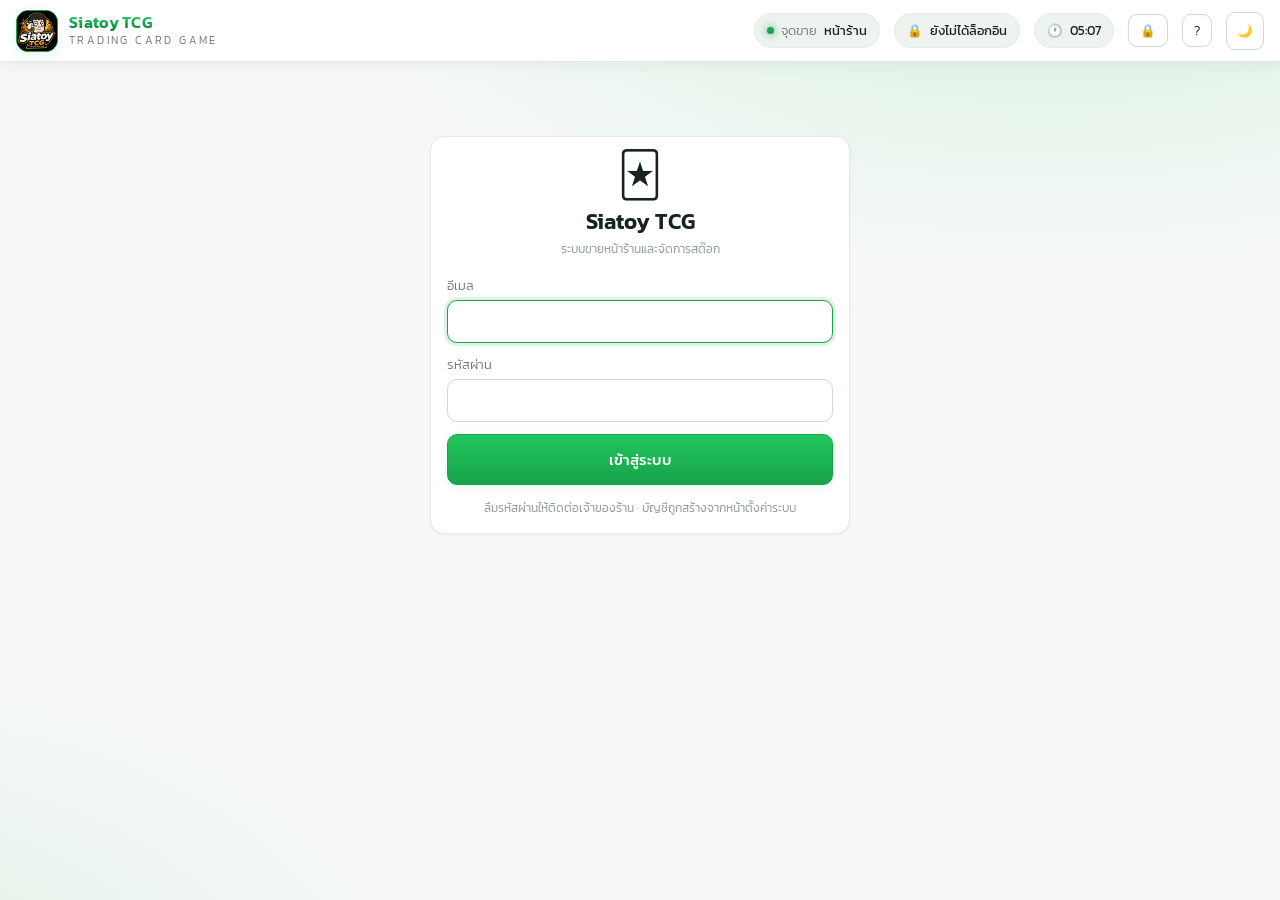
<file: index.html>
<!DOCTYPE html>
<html lang="th">
<head>
<meta charset="UTF-8">
<meta name="viewport" content="width=device-width, initial-scale=1.0, maximum-scale=1.0, user-scalable=no">
<meta name="theme-color" content="#111111">
<title>Siatoy TCG · ระบบขายหน้าร้าน</title>
<link rel="manifest" href="manifest.webmanifest">
<link rel="apple-touch-icon" href="public/logo.jpg">
<link rel="icon" href="public/logo.jpg">
<link rel="stylesheet" href="public/fonts.css">
<link rel="stylesheet" href="src/styles.css">
</head>
<body class="role-owner">

<div id="app">
  <div class="topbar">
    <button class="btn sm hamb" id="hambBtn">☰</button>
    <div class="brand">
      <div class="brand-logo" id="brandLogo">
        <img src="public/logo.jpg" alt="Siatoy TCG" onload="this.parentNode.classList.add('has-img')">
        <span class="logo-fallback" style="font-size:19px">🃏</span>
      </div>
      <div class="brand-name">
        <b class="gold-text">Siatoy TCG</b>
        <span>TRADING CARD GAME</span>
      </div>
    </div>
    <div class="topbar-spacer"></div>
    <div class="top-chip" id="locChip"><span class="dot"></span> สาขา <b>—</b></div>
    <div class="top-chip" id="syncChip" title="สถานะการส่งบิลขึ้นเซิร์ฟเวอร์">⏳ <b>—</b></div>
    <div class="top-chip" id="clock">--:--</div>
    <button class="btn sm" id="lockBtn" title="ล็อกหน้าจอ">🔒</button>
    <button class="btn sm" id="helpBtn" title="คู่มือการใช้งาน">?</button>
    <button class="btn sm theme-btn" id="themeBtn" title="สลับโหมดกลางวัน / กลางคืน">🌙</button>
    <div class="role-switch" id="roleSwitch">
      <button data-role="admin">👤 พนักงาน</button>
      <button data-role="sup">🛡️ หัวหน้า</button>
      <button data-role="owner" class="on">👑 เจ้าของ</button>
    </div>
  </div>

  <div class="body-wrap">
    <div class="sidebar" id="sidebar">
      <div class="nav-group">ขายหน้าร้าน</div>
      <a class="nav-item" href="#/pos"     data-page="pos"><span class="nav-ico">🛒</span> ขายสินค้า (POS)</a>
      <a class="nav-item" href="#/bills"   data-page="bills"><span class="nav-ico">🧾</span> บิลขาย / ยกเลิก</a>

      <div class="nav-group">คลังสินค้า</div>
      <a class="nav-item" href="#/scan"    data-page="scan"><span class="nav-ico">📥</span> รับเข้า / ตัดออก</a>
      <a class="nav-item" href="#/stock"   data-page="stock"><span class="nav-ico">📦</span> สินค้า &amp; สต๊อก</a>
      <a class="nav-item" href="#/import"  data-page="import"><span class="nav-ico">📄</span> นำเข้าข้อมูลสินค้า</a>
      <a class="nav-item" href="#/labels"  data-page="labels"><span class="nav-ico">🏷️</span> สร้าง &amp; พิมพ์บาร์โค้ด</a>
      <a class="nav-item" href="#/sets"    data-page="sets"><span class="nav-ico">🎴</span> บล็อกเซต &amp; ราคา</a>
      <a class="nav-item" href="#/vendors" data-page="vendors"><span class="nav-ico">🤝</span> ผู้ฝากขาย</a>
      <a class="nav-item" href="#/event"   data-page="event"><span class="nav-ico">🎪</span> สต๊อกออกงาน</a>

      <div class="nav-group">การเงิน</div>
      <a class="nav-item" href="#/recon"   data-page="recon"><span class="nav-ico">🏦</span> กระทบยอดธนาคาร</a>
      <a class="nav-item" href="#/members" data-page="members"><span class="nav-ico">💳</span> สมาชิก &amp; แต้ม</a>

      <div class="nav-group">หลังบ้าน</div>
      <a class="nav-item" href="#/report"   data-page="report"><span class="nav-ico">📊</span> รายงานสรุป</a>
      <a class="nav-item" href="#/notify"   data-page="notify"><span class="nav-ico">🔔</span> แจ้งเตือน</a>
      <a class="nav-item" href="#/users"    data-page="users"><span class="nav-ico">👥</span> ผู้ใช้งาน &amp; สิทธิ์</a>
      <a class="nav-item" href="#/settings" data-page="settings"><span class="nav-ico">⚙️</span> ตั้งค่าระบบ</a>
    </div>

    <div class="main" id="main"><div id="pages"></div></div>
  </div>
</div>

<div class="modal-bg" id="modalBg"><div class="modal" id="modalBox"></div></div>
<div id="toasts"></div>
<style id="pageStyle"></style>
<div id="printArea"></div>

<script src="public/vendor/dexie.js"></script>
<script src="public/vendor/supabase.js"></script>
<script type="module" src="src/app.js"></script>
</body>
</html>
</file>
<file: public/fonts.css>
/* Kanit เก็บไว้ในโปรเจกต์เอง ไม่ดึงจาก Google Fonts
   เพราะแอปต้องใช้งานได้ตอนไม่มีเน็ต ฟอนต์จึงต้องมากับตัวแอป */
@font-face{font-family:'Kanit';font-style:normal;font-weight:300;font-display:swap;
  src:url('fonts/kanit-thai-300-normal.woff2') format('woff2');}
@font-face{font-family:'Kanit';font-style:normal;font-weight:300;font-display:swap;
  src:url('fonts/kanit-latin-300-normal.woff2') format('woff2');}
@font-face{font-family:'Kanit';font-style:normal;font-weight:400;font-display:swap;
  src:url('fonts/kanit-thai-400-normal.woff2') format('woff2');}
@font-face{font-family:'Kanit';font-style:normal;font-weight:400;font-display:swap;
  src:url('fonts/kanit-latin-400-normal.woff2') format('woff2');}
@font-face{font-family:'Kanit';font-style:normal;font-weight:500;font-display:swap;
  src:url('fonts/kanit-thai-500-normal.woff2') format('woff2');}
@font-face{font-family:'Kanit';font-style:normal;font-weight:500;font-display:swap;
  src:url('fonts/kanit-latin-500-normal.woff2') format('woff2');}
@font-face{font-family:'Kanit';font-style:normal;font-weight:600;font-display:swap;
  src:url('fonts/kanit-thai-600-normal.woff2') format('woff2');}
@font-face{font-family:'Kanit';font-style:normal;font-weight:600;font-display:swap;
  src:url('fonts/kanit-latin-600-normal.woff2') format('woff2');}
@font-face{font-family:'Kanit';font-style:normal;font-weight:700;font-display:swap;
  src:url('fonts/kanit-thai-700-normal.woff2') format('woff2');}
@font-face{font-family:'Kanit';font-style:normal;font-weight:700;font-display:swap;
  src:url('fonts/kanit-latin-700-normal.woff2') format('woff2');}
</file>
<file: src/styles.css>
/* =========================================================
   THEME TOKENS
   ☀️ กลางวัน = ขาว-เขียว   |   🌙 กลางคืน = ดำ-ทอง
   ========================================================= */
:root{
  /* ---- LIGHT (white / green) ---- */
  --bg:#f5f8f6;
  --bg2:#eef3f0;
  --panel:#ffffff;
  --panel2:#f7faf8;
  --line:#e3eae5;
  --line2:#cfdad3;
  --txt:#16241c;
  --txt-soft:#3d4d44;
  --txt-faint:#9aa9a0;
  --muted:#6c7d73;
  --mini:#8a998f;
  --placeholder:#a9b6ae;

  --gold:#16a34a;
  --gold2:#22c55e;
  --gold-dim:#0f7a37;
  --gold-a:rgba(22,163,74,.12);
  --gold-a2:rgba(22,163,74,.03);
  --gold-line:rgba(22,163,74,.34);
  --on-gold:#ffffff;
  --focus:rgba(22,163,74,.14);

  --green:#16a34a;
  --red:#e0453b;
  --red-txt:#c2352c;
  --blue:#2563eb;
  --purple:#7c3aed;
  --warn:#c77c06;
  --purple-a:rgba(124,58,237,.10);
  --purple-a2:var(--purple-a2);
  --purple-line:var(--purple-line);

  --topbar-bg:#ffffff;
  --sidebar-bg:#ffffff;
  --modal-bg:#ffffff;
  --surface:#ffffff;
  --input-bg:#ffffff;
  --btn-bg:#ffffff;
  --btn-hover:#eef3f0;
  --btn-hover-bd:#b6c5bc;
  --thumb-bg:linear-gradient(145deg,#f2f7f3,#e6efe9);
  --overlay:rgba(16,38,26,.42);
  --scroll:#cfdad3;
  --scroll-h:#b3c2b8;
  --logo-bg:#0d1210;
  --tag-bg:#eef3f0;
  --tag-txt:#4b5a51;
  --card-shadow:0 1px 3px rgba(21,52,35,.05);
  --shadow:0 12px 32px rgba(21,52,35,.14);
  --modal-shadow:0 24px 60px rgba(16,38,26,.28);
  --sheet-shadow:0 -8px 30px rgba(16,38,26,.18);
  --glow1:rgba(34,197,94,.16);
  --glow2:rgba(22,163,74,.10);
  --stat-glow:rgba(34,197,94,.16);

  --nw-bg:#fff7e3;--nw-bd:#f3ddab;--nw-tx:#8a6316;
  --nr-bg:#fdeceb;--nr-bd:#f5c6c2;--nr-tx:#a8352c;
  --ni-bg:#eaf1fe;--ni-bd:#c6d8fb;--ni-tx:#274d9e;
  --ng-bg:#e8f7ee;--ng-bd:#bde5cc;--ng-tx:#146c37;
  --lp-bg:#e9f7ed;--lp-bd:#c3e5cf;--lp-tx:#1b3a26;

  --radius:14px;
}
html[data-theme="dark"]{
  /* ---- DARK (black / gold) ---- */
  --bg:#080808;
  --bg2:#0f0f10;
  --panel:#151517;
  --panel2:#1c1c1f;
  --line:#26262b;
  --line2:#38383e;
  --txt:#f2f2f3;
  --txt-soft:#c6c6cc;
  --txt-faint:#5f5f68;
  --muted:#9a9aa2;
  --mini:#767680;
  --placeholder:#55555e;

  --gold:#f5b301;
  --gold2:#ffd35c;
  --gold-dim:#ffd35c;
  --gold-a:rgba(245,179,1,.14);
  --gold-a2:rgba(245,179,1,.03);
  --gold-line:rgba(245,179,1,.35);
  --on-gold:#1a1400;
  --focus:rgba(245,179,1,.14);

  --green:#37d17a;
  --red:#ff5f56;
  --red-txt:#ff8f88;
  --blue:#4aa8ff;
  --purple:#b98cff;
  --warn:#f5b301;
  --purple-a:rgba(185,140,255,.15);
  --purple-a2:rgba(185,140,255,.09);
  --purple-line:rgba(185,140,255,.4);

  --topbar-bg:linear-gradient(180deg,#131314,#0c0c0d);
  --sidebar-bg:linear-gradient(180deg,#101011,#0b0b0c);
  --modal-bg:linear-gradient(180deg,#18181b,#111113);
  --surface:#151517;
  --input-bg:#0c0c0e;
  --btn-bg:#1c1c1f;
  --btn-hover:#26262a;
  --btn-hover-bd:#4a4a52;
  --thumb-bg:linear-gradient(145deg,#232328,#141417);
  --overlay:rgba(0,0,0,.78);
  --scroll:#303036;
  --scroll-h:#43434b;
  --logo-bg:#000000;
  --tag-bg:#232327;
  --tag-txt:#c3c3ca;
  --card-shadow:none;
  --shadow:0 10px 30px rgba(0,0,0,.55);
  --modal-shadow:0 20px 50px rgba(0,0,0,.6);
  --sheet-shadow:0 -8px 30px rgba(0,0,0,.6);
  --glow1:rgba(245,179,1,.10);
  --glow2:rgba(245,179,1,.06);
  --stat-glow:rgba(245,179,1,.13);

  --nw-bg:rgba(245,179,1,.1);--nw-bd:rgba(245,179,1,.3);--nw-tx:#f7d489;
  --nr-bg:rgba(255,95,86,.1);--nr-bd:rgba(255,95,86,.3);--nr-tx:#ffa39d;
  --ni-bg:rgba(74,168,255,.09);--ni-bd:rgba(74,168,255,.28);--ni-tx:#a9d5ff;
  --ng-bg:rgba(55,209,122,.09);--ng-bd:rgba(55,209,122,.28);--ng-tx:#8ee7b6;
  --lp-bg:#1c2b1e;--lp-bd:#2f4a33;--lp-tx:#dff0e2;
}

*{box-sizing:border-box;-webkit-tap-highlight-color:transparent}
html,body{margin:0;padding:0;height:100%}
body{
  font-family:'Kanit',system-ui,sans-serif;
  background:
    radial-gradient(1200px 600px at 82% -12%, var(--glow1), transparent 62%),
    radial-gradient(900px 520px at -12% 112%, var(--glow2), transparent 62%),
    var(--bg);
  color:var(--txt);
  font-weight:300;
  font-size:15px;
  overflow:hidden;
  transition:background-color .25s, color .25s;
}
button,input,select,textarea{font-family:inherit;font-weight:300;color:inherit}
::-webkit-scrollbar{width:9px;height:9px}
::-webkit-scrollbar-track{background:transparent}
::-webkit-scrollbar-thumb{background:var(--scroll);border-radius:20px}
::-webkit-scrollbar-thumb:hover{background:var(--scroll-h)}

.gold-text{
  background:linear-gradient(180deg,#34d26f 0%,var(--gold) 55%,#0d7a36 100%);
  -webkit-background-clip:text;background-clip:text;-webkit-text-fill-color:transparent;
}
html[data-theme="dark"] .gold-text{
  background:linear-gradient(180deg,#ffe89a 0%,var(--gold) 55%,#c98d00 100%);
  -webkit-background-clip:text;background-clip:text;-webkit-text-fill-color:transparent;
}

/* ---------- APP SHELL ---------- */
#app{display:flex;flex-direction:column;height:100vh;height:100dvh}
.topbar{
  height:62px;flex:none;display:flex;align-items:center;gap:14px;padding:0 16px;
  background:var(--topbar-bg);
  border-bottom:1px solid var(--line);
  box-shadow:0 2px 14px rgba(0,0,0,.06);z-index:40;
}
.brand{display:flex;align-items:center;gap:11px;min-width:0}
.brand-logo{
  width:42px;height:42px;flex:none;border-radius:12px;overflow:hidden;
  background:var(--logo-bg);border:1.5px solid var(--gold);
  display:flex;align-items:center;justify-content:center;
  box-shadow:0 3px 12px var(--gold-a);
}
.brand-logo img{width:100%;height:100%;object-fit:cover;display:none}
.brand-logo.has-img .logo-fallback{display:none}
.brand-logo.has-img img{display:block}
.brand-name{line-height:1.05;min-width:0}
.brand-name b{display:block;font-weight:600;font-size:16px;letter-spacing:.3px}
.brand-name span{font-size:10.5px;color:var(--muted);letter-spacing:2.4px;font-weight:300}
.topbar-spacer{flex:1}
.top-chip{
  display:flex;align-items:center;gap:7px;padding:7px 12px;border-radius:999px;
  background:var(--bg2);border:1px solid var(--line);font-size:12.5px;color:var(--muted);white-space:nowrap
}
.top-chip b{color:var(--txt);font-weight:400}
.dot{width:7px;height:7px;border-radius:50%;background:var(--green);box-shadow:0 0 8px var(--green)}

.theme-btn{width:38px;height:38px;padding:0;justify-content:center;font-size:16px;border-radius:11px}

.role-switch{display:flex;background:var(--bg2);border:1px solid var(--line);border-radius:999px;padding:3px;gap:2px}
.role-switch button{
  border:0;background:transparent;color:var(--muted);padding:6px 13px;border-radius:999px;
  font-size:12.5px;cursor:pointer;white-space:nowrap;transition:.16s
}
.role-switch button.on{background:linear-gradient(180deg,var(--gold2),var(--gold));color:var(--on-gold);font-weight:500}

.body-wrap{flex:1;display:flex;min-height:0}
.sidebar{
  width:224px;flex:none;background:var(--sidebar-bg);
  border-right:1px solid var(--line);padding:12px 10px;overflow-y:auto;z-index:30
}
.nav-group{font-size:10.5px;letter-spacing:1.6px;color:var(--txt-faint);margin:14px 10px 7px}
.nav-item{
  display:flex;align-items:center;gap:11px;padding:10px 12px;border-radius:11px;
  cursor:pointer;color:var(--txt-soft);font-size:14px;transition:.15s;margin-bottom:2px;position:relative
}
.nav-item:hover{background:var(--bg2);color:var(--txt)}
.nav-item.on{background:linear-gradient(90deg,var(--gold-a),var(--gold-a2));color:var(--gold-dim);font-weight:400}
.nav-item.on::before{content:'';position:absolute;left:0;top:9px;bottom:9px;width:3px;border-radius:3px;background:var(--gold)}
.nav-ico{width:20px;text-align:center;font-size:16px;flex:none}
.nav-badge{margin-left:auto;background:var(--red);color:#fff;font-size:10px;padding:1px 7px;border-radius:999px;font-weight:400}

.main{flex:1;overflow-y:auto;padding:20px 22px 60px;min-width:0}
.page{display:none}
.page.on{display:block;animation:fade .22s ease}
@keyframes fade{from{opacity:0;transform:translateY(6px)}to{opacity:1;transform:none}}

.page-head{display:flex;align-items:flex-end;gap:14px;margin-bottom:18px;flex-wrap:wrap}
.page-head h1{margin:0;font-size:22px;font-weight:500}
.page-head p{margin:3px 0 0;color:var(--muted);font-size:13px}
.page-head .spacer{flex:1}

/* ---------- COMPONENTS ---------- */
.card{background:var(--panel);border:1px solid var(--line);border-radius:var(--radius);padding:16px;box-shadow:var(--card-shadow)}
.card.tight{padding:0;overflow:hidden}
.card-title{display:flex;align-items:center;gap:9px;font-size:14.5px;font-weight:400;margin:0 0 12px}
.card-title .ic{color:var(--gold)}
.card-title .sub{color:var(--muted);font-size:12px;font-weight:300;margin-left:auto}

.grid{display:grid;gap:14px}
.g2{grid-template-columns:repeat(2,1fr)}
.g3{grid-template-columns:repeat(3,1fr)}
.g4{grid-template-columns:repeat(4,1fr)}

.stat{background:var(--panel);border:1px solid var(--line);border-radius:var(--radius);padding:15px 16px;position:relative;overflow:hidden;box-shadow:var(--card-shadow)}
.stat::after{content:'';position:absolute;right:-30px;top:-30px;width:90px;height:90px;border-radius:50%;background:radial-gradient(circle,var(--stat-glow),transparent 70%)}
.stat .lbl{font-size:12px;color:var(--muted);display:flex;align-items:center;gap:6px}
.stat .val{font-size:25px;font-weight:500;margin-top:5px;letter-spacing:-.5px}
.stat .sub{font-size:11.5px;color:var(--txt-faint);margin-top:2px}
.stat .val.g{color:var(--gold)}
.stat .val.green{color:var(--green)}
.stat .val.red{color:var(--red)}

.btn{
  border:1px solid var(--line2);background:var(--btn-bg);color:var(--txt);
  padding:9px 15px;border-radius:10px;cursor:pointer;font-size:13.5px;transition:.15s;
  display:inline-flex;align-items:center;gap:7px;white-space:nowrap
}
.btn:hover{background:var(--btn-hover);border-color:var(--btn-hover-bd)}
.btn.gold{background:linear-gradient(180deg,var(--gold2),var(--gold));color:var(--on-gold);border-color:var(--gold);font-weight:500;box-shadow:0 2px 10px var(--gold-a)}
.btn.gold:hover{filter:brightness(1.06);background:linear-gradient(180deg,var(--gold2),var(--gold))}
.btn.ghost{background:transparent}
.btn.danger{background:rgba(224,69,59,.1);border-color:rgba(224,69,59,.38);color:var(--red-txt)}
.btn.danger:hover{background:rgba(224,69,59,.18)}
.btn.sm{padding:6px 11px;font-size:12.5px;border-radius:9px}
.btn.block{width:100%;justify-content:center}
.btn:disabled{opacity:.4;cursor:not-allowed}

.inp{
  background:var(--input-bg);border:1px solid var(--line2);border-radius:10px;padding:10px 13px;
  font-size:14px;width:100%;outline:none;transition:.15s
}
.inp:focus{border-color:var(--gold);box-shadow:0 0 0 3px var(--focus)}
.inp::placeholder{color:var(--placeholder)}
select.inp{appearance:none;background-image:url("data:image/svg+xml;utf8,<svg xmlns='http://www.w3.org/2000/svg' width='12' height='12' viewBox='0 0 12 12'><path d='M2 4l4 4 4-4' stroke='%236c7d73' stroke-width='1.5' fill='none' stroke-linecap='round'/></svg>");background-repeat:no-repeat;background-position:right 12px center;padding-right:32px}
html[data-theme="dark"] select.inp{background-image:url("data:image/svg+xml;utf8,<svg xmlns='http://www.w3.org/2000/svg' width='12' height='12' viewBox='0 0 12 12'><path d='M2 4l4 4 4-4' stroke='%239a9aa2' stroke-width='1.5' fill='none' stroke-linecap='round'/></svg>")}
.field{margin-bottom:12px}
.field label{display:block;font-size:12.5px;color:var(--muted);margin-bottom:5px}

table{width:100%;border-collapse:collapse;font-size:13.5px}
th{
  text-align:left;padding:11px 14px;color:var(--muted);font-weight:400;font-size:12px;
  border-bottom:1px solid var(--line);background:var(--bg2);position:sticky;top:0;letter-spacing:.3px
}
td{padding:11px 14px;border-bottom:1px solid var(--line)}
tbody tr:hover{background:var(--panel2)}
tbody tr:last-child td{border-bottom:0}
.num{text-align:right;font-variant-numeric:tabular-nums}
.tbl-wrap{overflow:auto;max-height:520px}

.tag{display:inline-block;padding:3px 9px;border-radius:7px;font-size:11.5px;background:var(--tag-bg);color:var(--tag-txt);white-space:nowrap}
.tag.gold{background:var(--gold-a);color:var(--gold-dim)}
.tag.green{background:var(--gold-a);color:var(--gold-dim)}
.tag.red{background:rgba(224,69,59,.13);color:var(--red-txt)}
.tag.blue{background:rgba(37,99,235,.12);color:var(--blue)}
.tag.purple{background:var(--purple-a);color:var(--purple)}
.tag.warn{background:rgba(217,138,11,.14);color:var(--warn)}
html[data-theme="dark"] .tag.blue{background:rgba(74,168,255,.14)}
html[data-theme="dark"] .tag.purple{background:rgba(185,140,255,.16)}
html[data-theme="dark"] .tag.red{background:rgba(255,95,86,.14)}

.owner-only{display:none}
body.role-owner .owner-only{display:revert}
.sup-up{display:none}
body.role-owner .sup-up,body.role-sup .sup-up{display:revert}
.cost-cell{filter:blur(5px);user-select:none;opacity:.6}
body.role-owner .cost-cell,body.role-sup .cost-cell{filter:none;opacity:1}

/* ---------- POS ---------- */
.pos-wrap{display:grid;grid-template-columns:1fr 396px;gap:16px;align-items:start}
.scan-bar{display:flex;gap:10px;align-items:center;margin-bottom:14px}
.scan-input{
  flex:1;background:var(--input-bg);border:1.5px solid var(--gold);border-radius:12px;
  padding:14px 16px;font-size:16px;outline:none;box-shadow:0 0 0 4px var(--focus);color:var(--txt)
}
.scan-input::placeholder{color:var(--placeholder);font-size:15px}
.prod-grid{display:grid;grid-template-columns:repeat(auto-fill,minmax(148px,1fr));gap:11px}
.prod{
  background:var(--panel);border:1px solid var(--line);border-radius:12px;padding:11px;
  cursor:pointer;transition:.15s;position:relative;overflow:hidden;box-shadow:var(--card-shadow)
}
.prod:hover{border-color:var(--gold);transform:translateY(-2px);box-shadow:var(--shadow)}
.prod:active{transform:scale(.98)}
.prod .thumb{
  height:74px;border-radius:9px;margin-bottom:9px;display:flex;align-items:center;justify-content:center;
  font-size:30px;background:var(--thumb-bg);border:1px solid var(--line)
}
.prod .nm{font-size:12.8px;line-height:1.3;height:33px;overflow:hidden;margin-bottom:6px}
.prod .pr{color:var(--gold);font-weight:500;font-size:14.5px}
html[data-theme="dark"] .prod .pr{color:var(--gold2)}
.prod .st{font-size:10.5px;color:var(--txt-faint);margin-top:2px}
.prod .low{position:absolute;top:7px;right:7px;background:var(--red);color:#fff;font-size:9.5px;padding:2px 6px;border-radius:6px}

.cart-panel{
  background:var(--panel);border:1px solid var(--line);border-radius:var(--radius);
  display:flex;flex-direction:column;overflow:hidden;position:sticky;top:0;max-height:calc(100vh - 110px);
  box-shadow:var(--card-shadow)
}
.cart-head{padding:13px 15px;border-bottom:1px solid var(--line);display:flex;align-items:center;gap:9px;background:var(--panel2)}
.cart-head b{font-weight:500;font-size:14.5px}
.cart-items{flex:1;overflow-y:auto;padding:8px;min-height:150px}
.cart-empty{text-align:center;color:var(--placeholder);padding:56px 16px;font-size:13.5px}
.cart-empty .big{font-size:38px;display:block;margin-bottom:10px;opacity:.6}
.ci{display:flex;gap:10px;padding:10px;border-radius:11px;background:var(--panel2);margin-bottom:7px;border:1px solid var(--line)}
.ci .info{flex:1;min-width:0}
.ci .nm{font-size:13px;line-height:1.3}
.ci .meta{font-size:11px;color:var(--muted);margin-top:2px}
.ci .price-row{display:flex;align-items:center;gap:8px;margin-top:6px}
.ci .qty{display:flex;align-items:center;gap:0;background:var(--input-bg);border:1px solid var(--line2);border-radius:8px;overflow:hidden}
.ci .qty button{width:26px;height:26px;border:0;background:transparent;color:var(--gold);cursor:pointer;font-size:15px}
.ci .qty button:hover{background:var(--bg2)}
.ci .qty span{min-width:26px;text-align:center;font-size:13px}
.ci .amt{margin-left:auto;text-align:right}
.ci .amt b{font-weight:500;font-size:13.5px}
.ci .amt .was{display:block;font-size:10.5px;color:var(--muted);text-decoration:line-through}
.ci .x{border:0;background:transparent;color:var(--placeholder);cursor:pointer;font-size:15px;padding:0 2px;align-self:flex-start}
.ci .x:hover{color:var(--red)}
.ci .disc-btn{border:1px dashed var(--line2);background:transparent;color:var(--muted);font-size:10.5px;padding:2px 7px;border-radius:6px;cursor:pointer}
.ci .disc-btn:hover{border-color:var(--gold);color:var(--gold-dim)}
.ci .disc-btn.act{border-style:solid;border-color:var(--gold);color:var(--gold-dim);background:var(--gold-a)}

.cart-foot{border-top:1px solid var(--line);padding:13px 15px;background:var(--panel2)}
.sum-row{display:flex;justify-content:space-between;font-size:13px;color:var(--muted);margin-bottom:6px}
.sum-row b{color:var(--txt);font-weight:400}
.sum-row.disc b{color:var(--red-txt)}
.sum-row.fee b{color:var(--blue)}
.sum-total{display:flex;justify-content:space-between;align-items:baseline;border-top:1px dashed var(--line2);margin-top:9px;padding-top:11px}
.sum-total span{font-size:14px}
.sum-total b{font-size:27px;font-weight:600;letter-spacing:-.5px}
.pay-grid{display:grid;grid-template-columns:repeat(3,1fr);gap:7px;margin:12px 0 11px}
.pay-btn{
  border:1px solid var(--line2);background:var(--input-bg);border-radius:11px;padding:11px 5px;cursor:pointer;
  text-align:center;font-size:12px;transition:.15s;color:var(--muted)
}
.pay-btn .i{display:block;font-size:19px;margin-bottom:3px}
.pay-btn:hover{border-color:var(--btn-hover-bd)}
.pay-btn.on{border-color:var(--gold);background:var(--gold-a);color:var(--gold-dim);font-weight:400}

.member-row{display:flex;gap:7px;margin-bottom:11px}

/* ---------- MODAL ---------- */
.modal-bg{
  position:fixed;inset:0;background:var(--overlay);backdrop-filter:blur(5px);
  display:none;align-items:center;justify-content:center;z-index:100;padding:18px
}
.modal-bg.on{display:flex;animation:fade .18s}
.modal{
  background:var(--modal-bg);border:1px solid var(--line2);
  border-radius:18px;width:100%;max-width:560px;max-height:92vh;overflow:auto;box-shadow:var(--modal-shadow)
}
.modal.wide{max-width:820px}
.modal-head{padding:17px 20px;border-bottom:1px solid var(--line);display:flex;align-items:center;gap:10px}
.modal-head h3{margin:0;font-size:17px;font-weight:500;flex:1}
.modal-head .x{border:0;background:var(--bg2);color:var(--muted);width:30px;height:30px;border-radius:9px;cursor:pointer;font-size:15px}
.modal-head .x:hover{background:var(--btn-hover);color:var(--txt)}
.modal-body{padding:20px}
.modal-foot{padding:15px 20px;border-top:1px solid var(--line);display:flex;gap:10px;justify-content:flex-end;flex-wrap:wrap}

/* confirm bill */
.bill-total{
  text-align:center;padding:20px;border-radius:14px;margin-bottom:16px;
  background:linear-gradient(180deg,var(--gold-a),transparent);border:1px solid var(--gold-line)
}
.bill-total .lbl{font-size:13px;color:var(--gold-dim);letter-spacing:1px}
.bill-total .amt{font-size:48px;font-weight:600;line-height:1.15;letter-spacing:-1.5px}
.bill-total .cnt{font-size:12.5px;color:var(--muted)}
.bill-lines{border:1px solid var(--line);border-radius:12px;overflow:hidden;margin-bottom:14px}
.bill-line{display:flex;padding:10px 13px;border-bottom:1px solid var(--line);font-size:13.5px;gap:10px}
.bill-line:last-child{border-bottom:0}
.bill-line .q{color:var(--gold);min-width:26px}
.bill-line .n{flex:1}
.bill-line .p{text-align:right;font-variant-numeric:tabular-nums}
.bill-line .p s{color:var(--muted);font-size:11.5px;display:block}

.notice{
  padding:11px 14px;border-radius:11px;font-size:13px;display:flex;gap:9px;align-items:flex-start;line-height:1.45
}
.notice.warn{background:var(--nw-bg);border:1px solid var(--nw-bd);color:var(--nw-tx)}
.notice.red{background:var(--nr-bg);border:1px solid var(--nr-bd);color:var(--nr-tx)}
.notice.info{background:var(--ni-bg);border:1px solid var(--ni-bd);color:var(--ni-tx)}
.notice.green{background:var(--ng-bg);border:1px solid var(--ng-bd);color:var(--ng-tx)}

/* toast */
#toasts{position:fixed;bottom:22px;left:22px;z-index:200;display:flex;flex-direction:column;gap:9px;align-items:flex-start;pointer-events:none}
.toast{
  background:var(--surface);border:1px solid var(--line);border-left:3px solid var(--gold);
  padding:12px 16px;border-radius:11px;font-size:13.5px;box-shadow:var(--shadow);
  animation:slidein .25s;max-width:340px
}
.toast.ok{border-left-color:var(--green)}
.toast.err{border-left-color:var(--red)}
@keyframes slidein{from{transform:translateX(-40px);opacity:0}to{transform:none;opacity:1}}

/* scanner sim */
.scanner-box{
  position:relative;background:#0d1210;border-radius:14px;height:250px;overflow:hidden;
  display:flex;align-items:center;justify-content:center;border:1px solid var(--line2)
}
.scanner-box .frame{width:70%;height:52%;border:2px solid var(--gold2);border-radius:12px;position:relative;opacity:.9}
.scanner-box .frame::before,.scanner-box .frame::after{content:'';position:absolute;background:var(--gold2);height:3px;width:26px}
.scanner-box .frame::before{top:-2px;left:-2px}
.scanner-box .frame::after{bottom:-2px;right:-2px}
.scan-line{position:absolute;left:16%;width:68%;height:2px;background:linear-gradient(90deg,transparent,var(--gold2),transparent);animation:scanmove 1.8s ease-in-out infinite;box-shadow:0 0 12px var(--gold2)}
@keyframes scanmove{0%,100%{top:28%}50%{top:70%}}
.scanner-box .hint{position:absolute;bottom:12px;font-size:12px;color:#9fb0a5}

/* segmented */
.seg{display:inline-flex;background:var(--bg2);border:1px solid var(--line);border-radius:10px;padding:3px;gap:2px;flex-wrap:wrap}
.seg button{border:0;background:transparent;color:var(--muted);padding:7px 14px;border-radius:8px;cursor:pointer;font-size:13px}
.seg button.on{background:var(--gold);color:var(--on-gold);font-weight:500}

.bar{height:7px;border-radius:99px;background:var(--bg2);overflow:hidden}
.bar i{display:block;height:100%;border-radius:99px;background:linear-gradient(90deg,var(--gold),var(--gold2))}

.line-preview{
  background:var(--lp-bg);border:1px solid var(--lp-bd);border-radius:14px;padding:14px 16px;font-size:13px;line-height:1.75;
  white-space:pre-wrap;color:var(--lp-tx);font-family:'Kanit';max-width:400px
}
.chat-head{display:flex;align-items:center;gap:9px;margin-bottom:9px;font-size:12.5px;color:var(--muted)}
.chat-ava{width:26px;height:26px;border-radius:8px;background:#06c755;color:#fff;display:flex;align-items:center;justify-content:center;font-size:13px}

.mini{font-size:11.5px;color:var(--mini)}
.hr{height:1px;background:var(--line);margin:16px 0}
.flex{display:flex;gap:10px;align-items:center}
.flex.wrap{flex-wrap:wrap}
.right{margin-left:auto}

.swatch{width:52px;height:34px;border-radius:9px;border:1px solid var(--line2);cursor:pointer;transition:.15s}
.swatch:hover{transform:translateY(-2px)}
.swatch.on{border:2px solid var(--gold);box-shadow:0 0 0 3px var(--focus)}

.mobile-nav{display:none}
.hamb{display:none}

/* ---------- RESPONSIVE ---------- */
@media(max-width:1200px){
  .pos-wrap{grid-template-columns:1fr 350px}
  .g4{grid-template-columns:repeat(2,1fr)}
}
@media(max-width:980px){
  .sidebar{position:fixed;left:0;top:62px;bottom:0;transform:translateX(-100%);transition:.25s;box-shadow:var(--shadow)}
  .sidebar.open{transform:none}
  .hamb{display:inline-flex}
  .pos-wrap{grid-template-columns:1fr}
  .cart-panel{position:fixed;left:0;right:0;bottom:0;top:auto;max-height:70vh;border-radius:18px 18px 0 0;transform:translateY(calc(100% - 64px));transition:.28s;z-index:50;box-shadow:var(--sheet-shadow)}
  .cart-panel.open{transform:none}
  .cart-head{cursor:pointer}
  .g3,.g2{grid-template-columns:1fr}
  .main{padding:16px 14px 100px}
  .brand-name span{display:none}
}
@media(max-width:640px){
  .g4{grid-template-columns:1fr}
  .role-switch button{padding:6px 9px;font-size:11.5px}
  .brand-name{display:none}
  #toasts{top:70px;bottom:auto;left:10px;right:10px;align-items:stretch}
  .toast{max-width:none}
  .top-chip{display:none}
  .page-head h1{font-size:19px}
  .prod-grid{grid-template-columns:repeat(auto-fill,minmax(118px,1fr))}
}


/* ---------- LABEL / BARCODE ---------- */
.chk{display:inline-flex;align-items:center;gap:7px;font-size:12.5px;color:var(--muted);cursor:pointer;margin-top:10px}
.chk input{width:15px;height:15px;accent-color:var(--gold);cursor:pointer}
.q-no{
  width:26px;height:26px;flex:none;border-radius:8px;background:var(--gold-a);color:var(--gold-dim);
  display:flex;align-items:center;justify-content:center;font-size:12.5px;align-self:center
}
.lbl-stage{
  display:flex;align-items:center;justify-content:center;padding:26px;border-radius:12px;min-height:250px;overflow:auto;
  background:repeating-conic-gradient(var(--bg2) 0% 25%, var(--panel2) 0% 50%) 50%/18px 18px;
  border:1px solid var(--line)
}
.lbl{
  display:flex;flex-direction:column;align-items:center;justify-content:center;
  overflow:hidden;box-sizing:border-box;padding:1.2mm;background:#fff;color:#000;
  font-family:'Kanit',sans-serif;box-shadow:0 2px 10px rgba(0,0,0,.18)
}
.lbl .l-shop{font-size:5.2pt;letter-spacing:1.1px;color:#444;line-height:1.1}
.lbl .l-nm{font-size:6.4pt;line-height:1.15;text-align:center;font-weight:500;max-height:2.4em;overflow:hidden;margin:.5mm 0}
.lbl .bc{margin-top:.4mm}
.lbl .l-code{font-size:5.8pt;letter-spacing:1.4px;line-height:1.3;color:#111}
.lbl .l-price{font-size:9.5pt;font-weight:700;line-height:1.2}
.sheet-preview{
  display:flex;flex-wrap:wrap;gap:8px;justify-content:center;max-height:52vh;overflow:auto;
  padding:16px;border-radius:12px;background:var(--bg2);border:1px solid var(--line)
}
.sheet-preview .lbl{box-shadow:0 1px 4px rgba(0,0,0,.2)}

/* ---------- PRINT ---------- */
#printArea{display:none}
.sheet.a4{display:flex;flex-wrap:wrap;gap:2mm;align-content:flex-start}
.sheet.a4 .lbl{border:1px dashed #ccc}
.sheet.roll .lbl{page-break-after:always;break-after:page;box-shadow:none}
.sheet.roll .lbl:last-child{page-break-after:auto;break-after:auto}
@media print{
  html,body{background:#fff !important;overflow:visible !important;height:auto !important}
  #app,#toasts,.modal-bg{display:none !important}
  #printArea{display:block !important}
  .lbl{box-shadow:none !important}
  .sheet.a4 .lbl{border:0}
}


/* เมนูข้างเปลี่ยนจาก div เป็นลิงก์จริงเพื่อให้กดค้างเปิดแท็บใหม่ได้
   เบราว์เซอร์เลยขีดเส้นใต้ให้อัตโนมัติ ตรงนี้ปิดทิ้ง */
a { color: inherit; text-decoration: none; }

/* กล้องสแกนบาร์โค้ด : วิดีโอปูเต็มกรอบ ส่วนกรอบเล็งและเส้นกวาดลอยทับอยู่ด้านบน */
.scanner-box video{position:absolute;inset:0;width:100%;height:100%;object-fit:cover;z-index:0}
.scanner-box .frame,.scanner-box .scan-line,.scanner-box .hint{z-index:1}

/* ---------- คู่มือการใช้งาน ---------- */
.help-wrap{display:flex;height:min(64vh,560px);min-height:340px}
.help-nav{width:216px;flex:0 0 216px;border-right:1px solid var(--line);overflow:auto;padding:10px 8px;background:var(--bg2)}
.help-nav button{display:flex;align-items:center;gap:8px;width:100%;text-align:left;border:0;cursor:pointer;
  background:transparent;color:var(--muted);font-size:13px;font-family:inherit;padding:9px 10px;border-radius:8px;line-height:1.3}
.help-nav button:hover{background:var(--line)}
.help-nav button.on{background:var(--gold-a,rgba(245,179,1,.14));color:var(--text);font-weight:500}
.help-nav button span{font-size:15px}
.help-body{flex:1;overflow:auto;padding:20px 24px;font-size:14px;line-height:1.85;color:var(--text)}
.help-body h4{margin:18px 0 4px;font-size:14px;font-weight:600;color:var(--gold2)}
.help-body p{margin:0 0 10px;color:var(--muted)}
.help-body ul,.help-body ol{margin:0 0 12px;padding-left:20px;color:var(--muted)}
.help-body li{margin-bottom:5px}
.help-body b{color:var(--text);font-weight:500}
.help-body .tip,.help-body .warn{border-radius:8px;padding:10px 13px;margin:12px 0 4px;font-size:13px;line-height:1.7}
.help-body .tip{background:rgba(59,130,246,.09);border:1px solid rgba(59,130,246,.3);color:var(--muted)}
.help-body .warn{background:rgba(245,179,1,.09);border:1px solid var(--gold-line);color:var(--muted)}
@media(max-width:760px){
  .help-wrap{flex-direction:column;height:auto;max-height:70vh}
  .help-nav{width:auto;flex:0 0 auto;display:flex;overflow-x:auto;border-right:0;border-bottom:1px solid var(--line)}
  .help-nav button{white-space:nowrap;width:auto}
  .help-body{padding:16px}
}

/* ---------- ล็อกหน้าจอ ---------- */
.lockscreen{position:fixed;inset:0;z-index:9999;background:var(--bg);display:flex;
  align-items:center;justify-content:center;padding:20px;backdrop-filter:blur(2px)}
.lock-card{width:100%;max-width:320px;text-align:center}
.lock-logo{font-size:46px;line-height:1;margin-bottom:10px}
.lock-name{font-size:16px;font-weight:500}
.lock-sub{font-size:13px;color:var(--muted);margin-bottom:18px}
.lock-pin{width:100%;text-align:center;font-size:30px;letter-spacing:14px;padding:12px 10px;
  border-radius:12px;border:1px solid var(--line);background:var(--bg2);color:var(--text);
  font-family:inherit;outline:none}
.lock-pin:focus{border-color:var(--gold)}
.lock-msg{min-height:20px;font-size:13px;color:var(--muted);margin:10px 0 4px}
.lock-keys{display:grid;grid-template-columns:repeat(3,1fr);gap:9px;margin-top:6px}
.lock-keys button{padding:15px 0;font-size:19px;border-radius:12px;border:1px solid var(--line);
  background:var(--bg2);color:var(--text);cursor:pointer;font-family:inherit}
.lock-keys button:active{background:var(--line)}
.lock-keys button[data-k="ok"]{background:var(--gold);color:var(--on-gold);border-color:var(--gold)}
</file>
